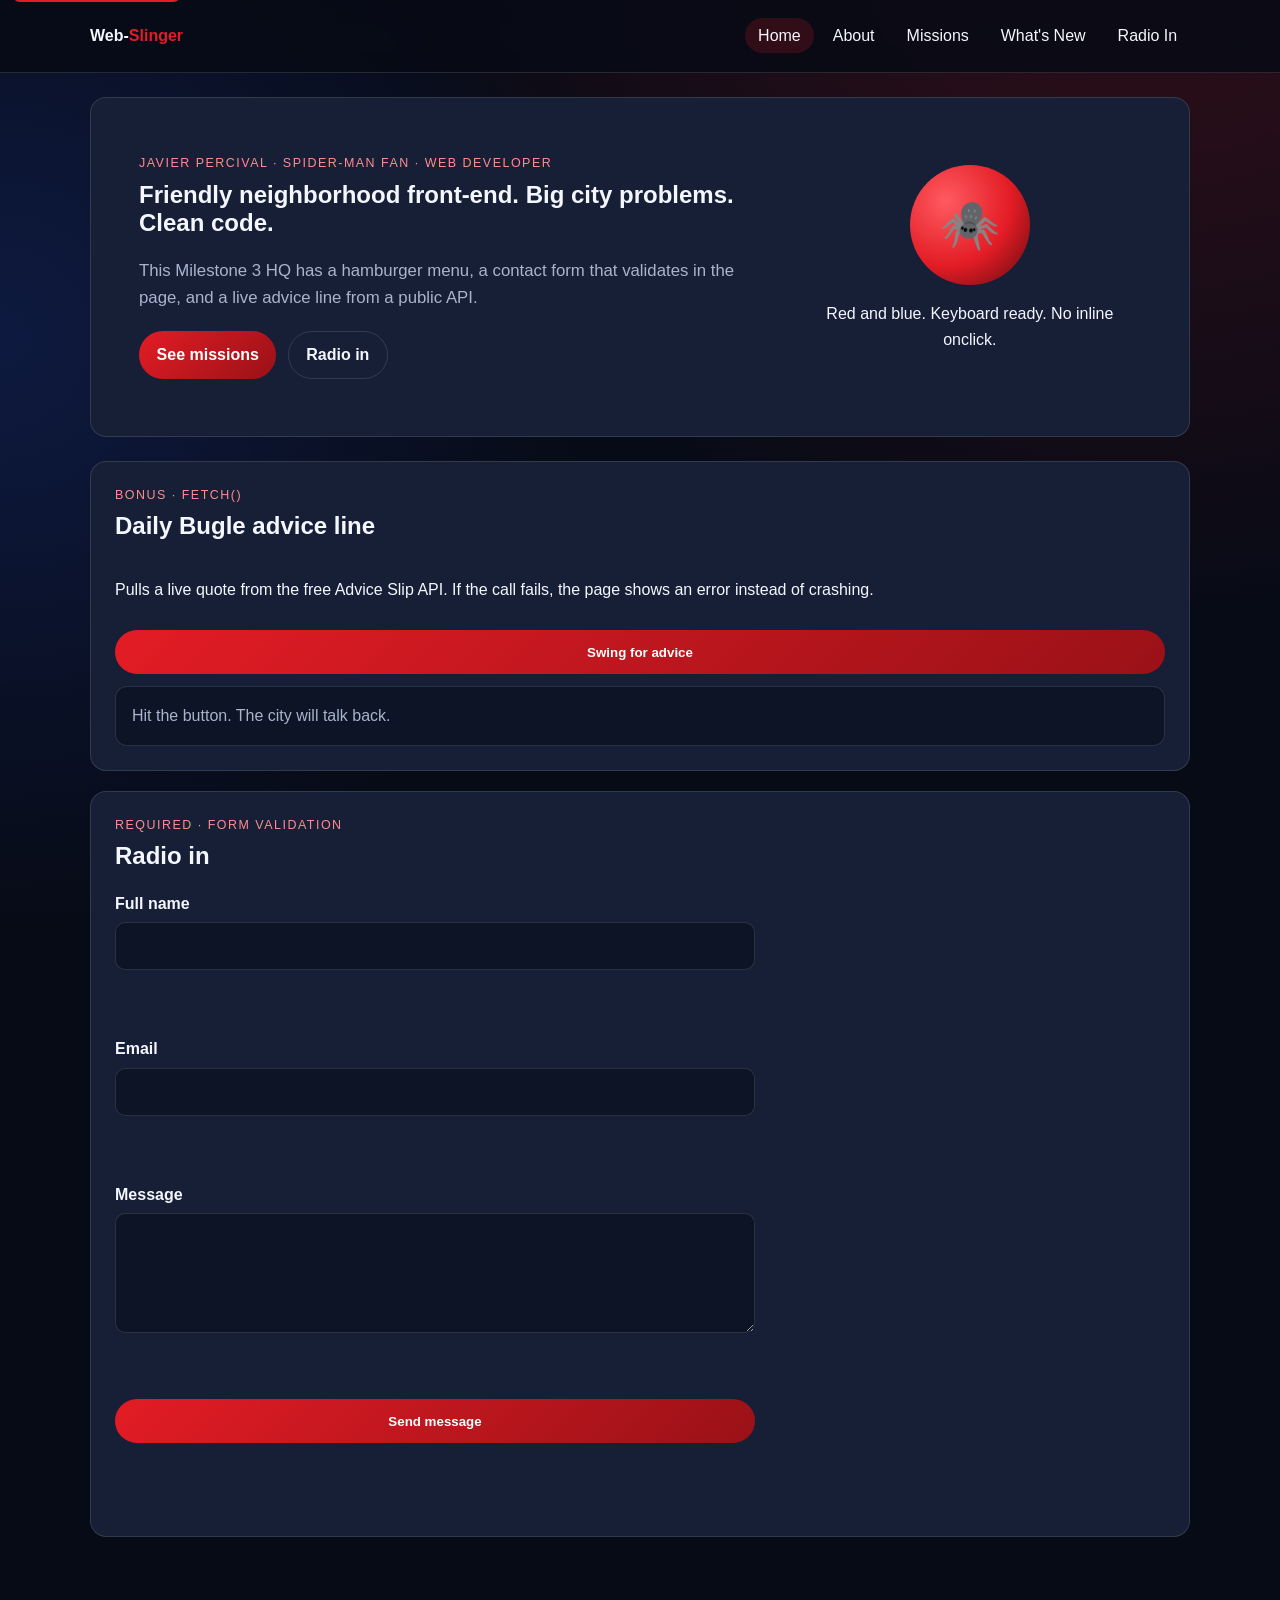
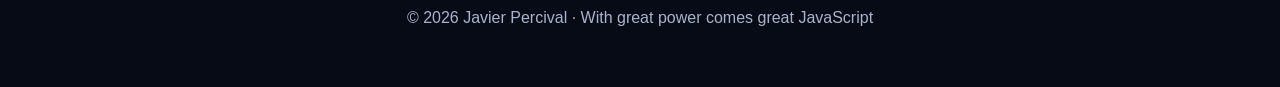
<file: index.html>
<!DOCTYPE html>
<html lang="en">
<head>
  <meta charset="UTF-8">
  <meta name="viewport" content="width=device-width, initial-scale=1.0">
  <title>Javier Percival | Web-Slinger</title>
  <link rel="stylesheet" href="styles.css">
</head>
<body>
  <a class="skip-link" href="#main">Skip to main content</a>
  <header class="site-header">
    <div class="wrap nav-bar">
      <a class="logo" href="index.html">Web-<span>Slinger</span></a>
      <button class="nav-toggle" id="navToggle" type="button" aria-controls="siteNav" aria-expanded="false" aria-label="Open menu">
        <span class="nav-toggle-bars" aria-hidden="true"></span>
      </button>
      <nav class="site-nav" id="siteNav">
        <ul>
          <li><a href="index.html" aria-current="page">Home</a></li>
          <li><a href="about.html">About</a></li>
          <li><a href="projects.html">Missions</a></li>
          <li><a href="thanks.html">What's New</a></li>
          <li><a href="index.html#contact">Radio In</a></li>
        </ul>
      </nav>
    </div>
  </header>

  <main id="main">
    <section class="hero wrap">
      <div>
        <p class="eyebrow">Javier Percival · Spider-Man fan · Web developer</p>
        <h1>Friendly neighborhood front-end. Big city problems. Clean code.</h1>
        <p class="lede">This Milestone 3 HQ has a hamburger menu, a contact form that validates in the page, and a live advice line from a public API.</p>
        <div class="actions">
          <a class="btn" href="projects.html">See missions</a>
          <a class="btn secondary" href="#contact">Radio in</a>
        </div>
      </div>
      <div class="badge-card">
        <div class="spider" aria-hidden="true">🕷️</div>
        <p>Red and blue. Keyboard ready. No inline onclick.</p>
      </div>
    </section>

    <section class="section wrap" aria-labelledby="apiHeading">
      <p class="eyebrow">Bonus · fetch()</p>
      <h2 id="apiHeading">Daily Bugle advice line</h2>
      <div class="api-box">
        <p>Pulls a live quote from the free Advice Slip API. If the call fails, the page shows an error instead of crashing.</p>
        <button class="btn" id="fetchAdviceBtn" type="button">Swing for advice</button>
        <div class="api-result" id="apiResult" role="status" aria-live="polite">Hit the button. The city will talk back.</div>
      </div>
    </section>

    <section class="section wrap" id="contact" aria-labelledby="contactHeading">
      <p class="eyebrow">Required · form validation</p>
      <h2 id="contactHeading">Radio in</h2>
      <form class="form" id="contactForm" novalidate>
        <div class="field">
          <label for="fullName">Full name</label>
          <input id="fullName" name="fullName" type="text" autocomplete="name" aria-describedby="fullNameError">
          <p class="field-error" id="fullNameError" role="alert"></p>
        </div>
        <div class="field">
          <label for="email">Email</label>
          <input id="email" name="email" type="email" autocomplete="email" aria-describedby="emailError">
          <p class="field-error" id="emailError" role="alert"></p>
        </div>
        <div class="field">
          <label for="message">Message</label>
          <textarea id="message" name="message" aria-describedby="messageError"></textarea>
          <p class="field-error" id="messageError" role="alert"></p>
        </div>
        <button class="btn" type="submit">Send message</button>
        <p class="form-status" id="formStatus" role="status" aria-live="polite"></p>
      </form>
    </section>
  </main>

  <footer class="site-footer">
    <p>© 2026 Javier Percival · With great power comes great JavaScript</p>
  </footer>
  <script src="main.js"></script>
</body>
</html>
</file>
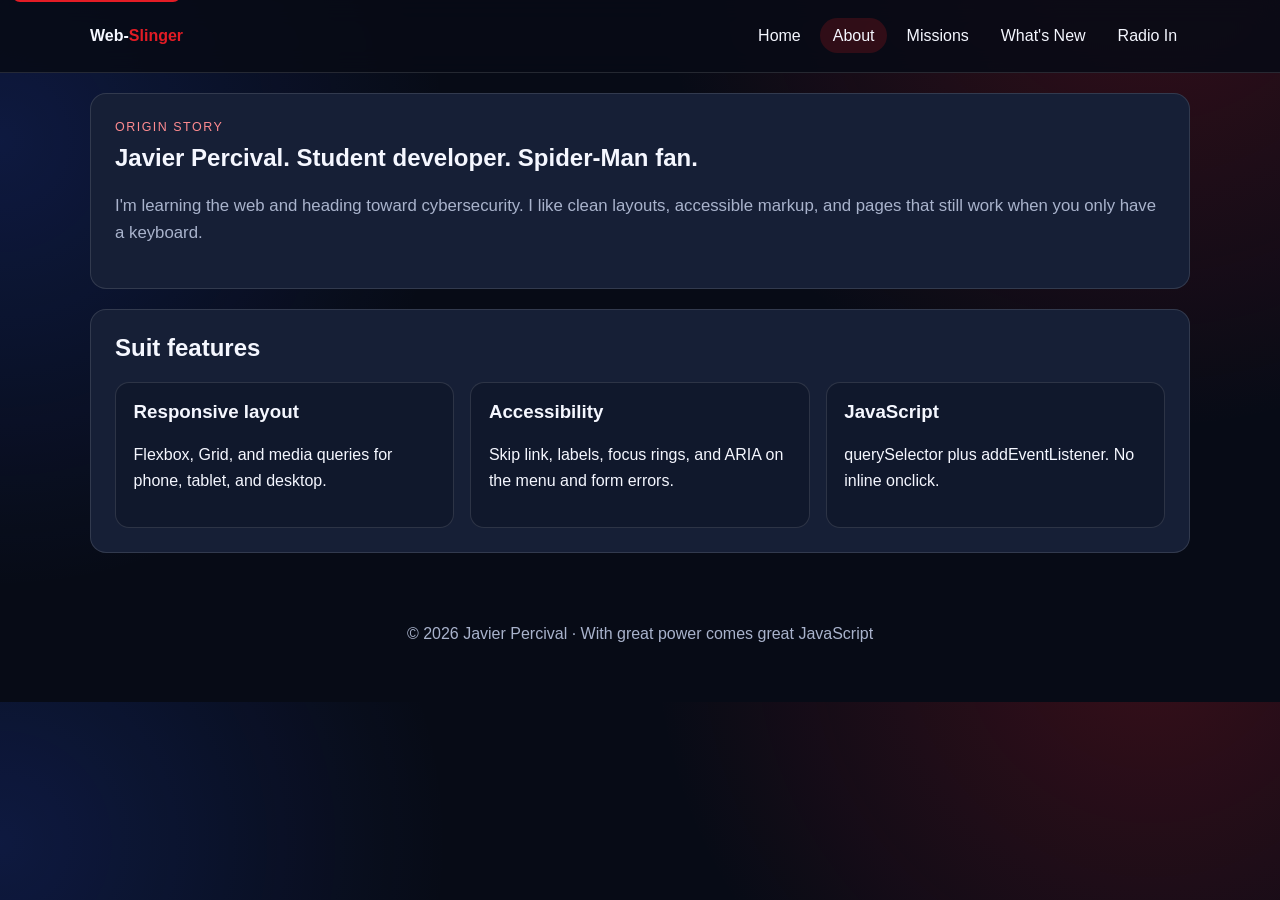
<file: about.html>
<!DOCTYPE html>
<html lang="en">
<head>
  <meta charset="UTF-8">
  <meta name="viewport" content="width=device-width, initial-scale=1.0">
  <title>About | Javier Percival</title>
  <link rel="stylesheet" href="styles.css">
</head>
<body>
  <a class="skip-link" href="#main">Skip to main content</a>
  <header class="site-header">
    <div class="wrap nav-bar">
      <a class="logo" href="index.html">Web-<span>Slinger</span></a>
      <button class="nav-toggle" id="navToggle" type="button" aria-controls="siteNav" aria-expanded="false" aria-label="Open menu">
        <span class="nav-toggle-bars" aria-hidden="true"></span>
      </button>
      <nav class="site-nav" id="siteNav">
        <ul>
          <li><a href="index.html">Home</a></li>
          <li><a href="about.html" aria-current="page">About</a></li>
          <li><a href="projects.html">Missions</a></li>
          <li><a href="thanks.html">What's New</a></li>
          <li><a href="index.html#contact">Radio In</a></li>
        </ul>
      </nav>
    </div>
  </header>

  <main id="main" class="wrap">
    <section class="section">
      <p class="eyebrow">Origin story</p>
      <h1>Javier Percival. Student developer. Spider-Man fan.</h1>
      <p class="lede">I'm learning the web and heading toward cybersecurity. I like clean layouts, accessible markup, and pages that still work when you only have a keyboard.</p>
    </section>
    <section class="section">
      <h2>Suit features</h2>
      <div class="grid cards">
        <article class="info-card">
          <h3>Responsive layout</h3>
          <p>Flexbox, Grid, and media queries for phone, tablet, and desktop.</p>
        </article>
        <article class="info-card">
          <h3>Accessibility</h3>
          <p>Skip link, labels, focus rings, and ARIA on the menu and form errors.</p>
        </article>
        <article class="info-card">
          <h3>JavaScript</h3>
          <p>querySelector plus addEventListener. No inline onclick.</p>
        </article>
      </div>
    </section>
  </main>

  <footer class="site-footer">
    <p>© 2026 Javier Percival · With great power comes great JavaScript</p>
  </footer>
  <script src="main.js"></script>
</body>
</html>
</file>
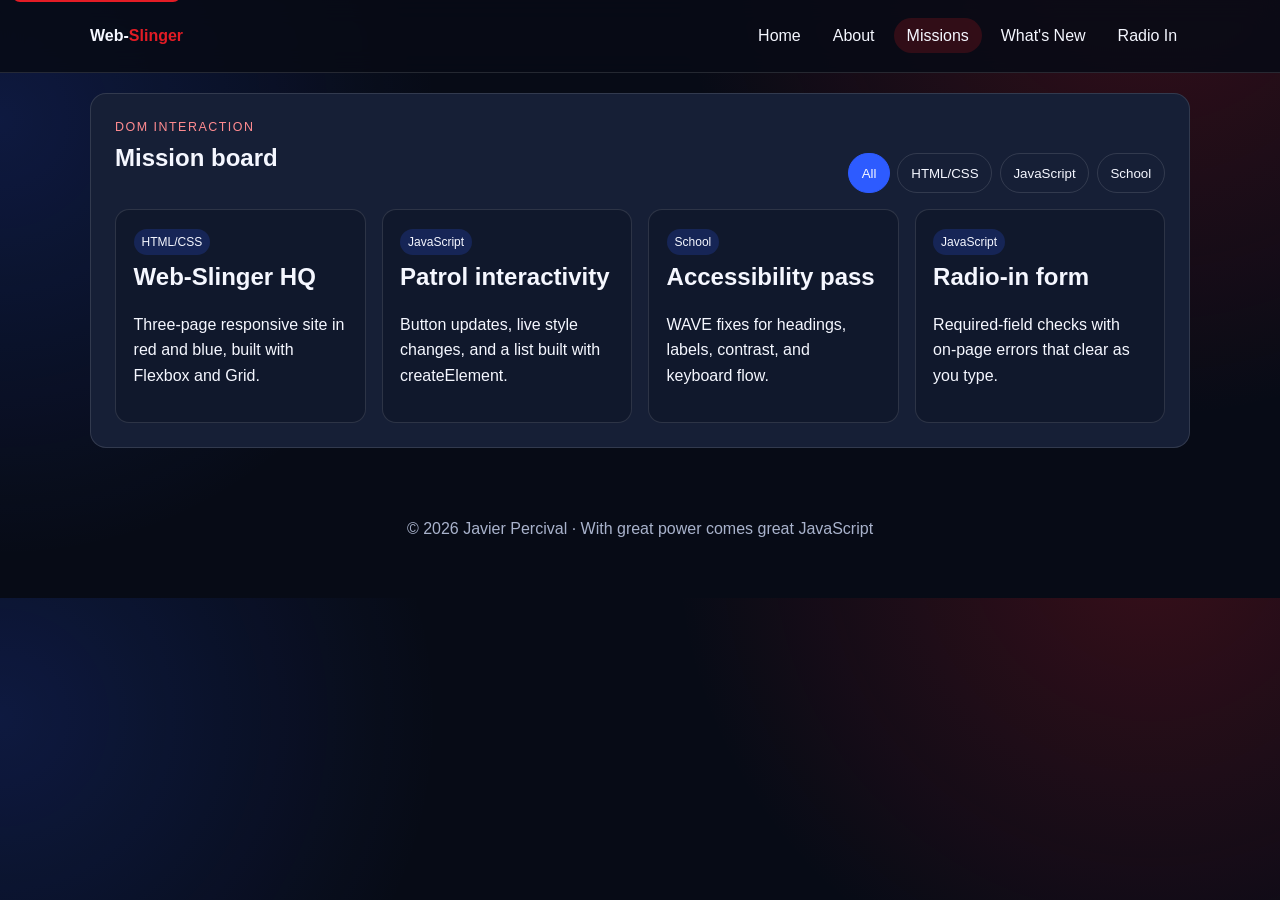
<file: projects.html>
<!DOCTYPE html>
<html lang="en">
<head>
  <meta charset="UTF-8">
  <meta name="viewport" content="width=device-width, initial-scale=1.0">
  <title>Missions | Javier Percival</title>
  <link rel="stylesheet" href="styles.css">
</head>
<body>
  <a class="skip-link" href="#main">Skip to main content</a>
  <header class="site-header">
    <div class="wrap nav-bar">
      <a class="logo" href="index.html">Web-<span>Slinger</span></a>
      <button class="nav-toggle" id="navToggle" type="button" aria-controls="siteNav" aria-expanded="false" aria-label="Open menu">
        <span class="nav-toggle-bars" aria-hidden="true"></span>
      </button>
      <nav class="site-nav" id="siteNav">
        <ul>
          <li><a href="index.html">Home</a></li>
          <li><a href="about.html">About</a></li>
          <li><a href="projects.html" aria-current="page">Missions</a></li>
          <li><a href="thanks.html">What's New</a></li>
          <li><a href="index.html#contact">Radio In</a></li>
        </ul>
      </nav>
    </div>
  </header>

  <main id="main" class="wrap">
    <section class="section">
      <div class="section-head">
        <div>
          <p class="eyebrow">DOM interaction</p>
          <h1>Mission board</h1>
        </div>
        <div class="filters" role="group" aria-label="Filter missions">
          <button class="filter-btn" type="button" data-filter="all" aria-pressed="true">All</button>
          <button class="filter-btn" type="button" data-filter="html" aria-pressed="false">HTML/CSS</button>
          <button class="filter-btn" type="button" data-filter="js" aria-pressed="false">JavaScript</button>
          <button class="filter-btn" type="button" data-filter="school" aria-pressed="false">School</button>
        </div>
      </div>
      <div class="grid cards">
        <article class="project-card" data-category="html">
          <span class="tag">HTML/CSS</span>
          <h2>Web-Slinger HQ</h2>
          <p>Three-page responsive site in red and blue, built with Flexbox and Grid.</p>
        </article>
        <article class="project-card" data-category="js">
          <span class="tag">JavaScript</span>
          <h2>Patrol interactivity</h2>
          <p>Button updates, live style changes, and a list built with createElement.</p>
        </article>
        <article class="project-card" data-category="school">
          <span class="tag">School</span>
          <h2>Accessibility pass</h2>
          <p>WAVE fixes for headings, labels, contrast, and keyboard flow.</p>
        </article>
        <article class="project-card" data-category="js">
          <span class="tag">JavaScript</span>
          <h2>Radio-in form</h2>
          <p>Required-field checks with on-page errors that clear as you type.</p>
        </article>
      </div>
    </section>
  </main>

  <footer class="site-footer">
    <p>© 2026 Javier Percival · With great power comes great JavaScript</p>
  </footer>
  <script src="main.js"></script>
</body>
</html>
</file>
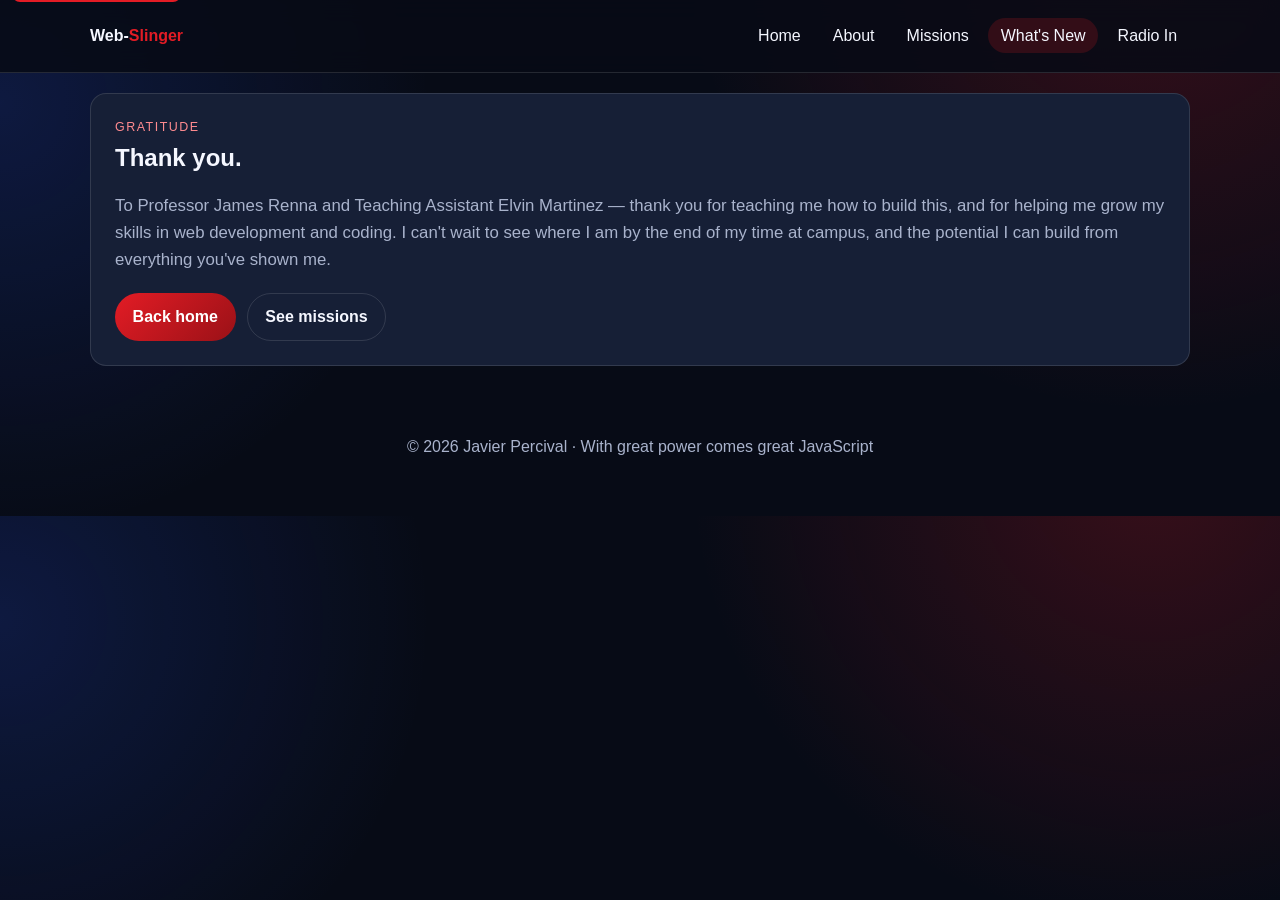
<file: thanks.html>
<!DOCTYPE html>
<html lang="en">
<head>
  <meta charset="UTF-8">
  <meta name="viewport" content="width=device-width, initial-scale=1.0">
  <title>What's New | Javier Percival</title>
  <link rel="stylesheet" href="styles.css">
</head>
<body>
  <a class="skip-link" href="#main">Skip to main content</a>
  <header class="site-header">
    <div class="wrap nav-bar">
      <a class="logo" href="index.html">Web-<span>Slinger</span></a>
      <button class="nav-toggle" id="navToggle" type="button" aria-controls="siteNav" aria-expanded="false" aria-label="Open menu">
        <span class="nav-toggle-bars" aria-hidden="true"></span>
      </button>
      <nav class="site-nav" id="siteNav">
        <ul>
          <li><a href="index.html">Home</a></li>
          <li><a href="about.html">About</a></li>
          <li><a href="projects.html">Missions</a></li>
          <li><a href="thanks.html" aria-current="page">What's New</a></li>
          <li><a href="index.html#contact">Radio In</a></li>
        </ul>
      </nav>
    </div>
  </header>

  <main id="main" class="wrap">
    <section class="section">
      <p class="eyebrow">Gratitude</p>
      <h1>Thank you.</h1>
      <p class="lede">To Professor James Renna and Teaching Assistant Elvin Martinez — thank you for teaching me how to build this, and for helping me grow my skills in web development and coding. I can't wait to see where I am by the end of my time at campus, and the potential I can build from everything you've shown me.</p>
      <div class="actions">
        <a class="btn" href="index.html">Back home</a>
        <a class="btn secondary" href="projects.html">See missions</a>
      </div>
    </section>
  </main>

  <footer class="site-footer">
    <p>© 2026 Javier Percival · With great power comes great JavaScript</p>
  </footer>
  <script src="main.js"></script>
</body>
</html>
</file>
<file: styles.css>
:root {
  --bg: #070b16;
  --bg-2: #10182c;
  --card: #161f36;
  --ink: #f5f7ff;
  --muted: #a9b3cc;
  --red: #e31c25;
  --blue: #2d5bff;
  --line: rgba(255, 255, 255, 0.12);
  --ok: #3ddc84;
  --err: #ff6b73;
  --radius: 16px;
  --max: 1100px;
}

* { box-sizing: border-box; }
html { scroll-behavior: smooth; }

body {
  margin: 0;
  font-family: "Segoe UI", Tahoma, Geneva, Verdana, sans-serif;
  background:
    radial-gradient(circle at 90% -10%, rgba(227, 28, 37, 0.22), transparent 36%),
    radial-gradient(circle at 0% 20%, rgba(45, 91, 255, 0.18), transparent 32%),
    var(--bg);
  color: var(--ink);
  line-height: 1.6;
}

a { color: #9db4ff; }

.skip-link {
  position: absolute;
  left: 0.75rem;
  top: -40px;
  background: var(--red);
  color: #fff;
  padding: 0.5rem 0.75rem;
  z-index: 1000;
  border-radius: 8px;
}
.skip-link:focus { top: 0.75rem; }

.wrap {
  width: min(var(--max), calc(100% - 2rem));
  margin-inline: auto;
}

.site-header {
  position: sticky;
  top: 0;
  z-index: 50;
  backdrop-filter: blur(12px);
  background: rgba(7, 11, 22, 0.86);
  border-bottom: 1px solid var(--line);
}

.nav-bar {
  display: flex;
  align-items: center;
  justify-content: space-between;
  gap: 1rem;
  min-height: 72px;
}

.logo {
  color: var(--ink);
  text-decoration: none;
  font-weight: 800;
}
.logo span { color: var(--red); }

.nav-toggle {
  display: none;
  width: 44px;
  height: 44px;
  border: 1px solid var(--line);
  border-radius: 10px;
  background: var(--card);
  color: var(--ink);
  cursor: pointer;
}

.nav-toggle-bars,
.nav-toggle-bars::before,
.nav-toggle-bars::after {
  display: block;
  width: 18px;
  height: 2px;
  background: currentColor;
  margin: 0 auto;
  position: relative;
  content: "";
}
.nav-toggle-bars::before { top: -6px; position: absolute; }
.nav-toggle-bars::after { top: 6px; position: absolute; }

.site-nav ul {
  display: flex;
  gap: 0.4rem;
  list-style: none;
  margin: 0;
  padding: 0;
}
.site-nav a {
  color: var(--ink);
  text-decoration: none;
  padding: 0.55rem 0.8rem;
  border-radius: 999px;
}
.site-nav a:hover,
.site-nav a[aria-current="page"] {
  background: rgba(227, 28, 37, 0.18);
}

.hero, .section {
  background: var(--card);
  border: 1px solid var(--line);
  border-radius: var(--radius);
}
.hero {
  margin: 1.5rem auto;
  padding: 2.4rem 1.5rem;
  display: grid;
  gap: 1.5rem;
}
@media (min-width: 800px) {
  .hero {
    grid-template-columns: 1.3fr 0.7fr;
    align-items: center;
    padding: 3rem;
  }
}

.eyebrow {
  text-transform: uppercase;
  letter-spacing: 0.12em;
  color: #ff8b90;
  font-size: 0.78rem;
  margin: 0 0 0.4rem;
}
h1, h2, h3 { line-height: 1.2; margin-top: 0; }
.lede { color: var(--muted); font-size: 1.05rem; }
.actions { display: flex; flex-wrap: wrap; gap: 0.7rem; margin-top: 1.2rem; }

.btn {
  display: inline-flex;
  align-items: center;
  justify-content: center;
  min-height: 44px;
  padding: 0.65rem 1.1rem;
  border-radius: 999px;
  border: 0;
  text-decoration: none;
  font-weight: 700;
  cursor: pointer;
  color: #fff;
  background: linear-gradient(135deg, var(--red), #9a1117);
}
.btn.secondary {
  background: transparent;
  border: 1px solid var(--line);
  color: var(--ink);
}

.badge-card { padding: 1.2rem; text-align: center; }
.spider {
  width: 120px;
  height: 120px;
  margin: 0 auto 0.8rem;
  border-radius: 50%;
  display: grid;
  place-items: center;
  background: radial-gradient(circle at 30% 30%, #ff5a60, var(--red) 55%, #5b0a0e);
  font-size: 3rem;
}

.section { margin: 1.25rem auto; padding: 1.5rem; }
.section-head {
  display: flex;
  flex-wrap: wrap;
  justify-content: space-between;
  gap: 0.8rem;
  align-items: end;
  margin-bottom: 1rem;
}

.grid { display: grid; gap: 1rem; }
.cards { grid-template-columns: repeat(auto-fit, minmax(230px, 1fr)); }
.project-card, .info-card {
  background: var(--bg-2);
  border: 1px solid var(--line);
  border-radius: 14px;
  padding: 1.1rem;
}
.project-card[hidden] { display: none !important; }
.tag {
  display: inline-block;
  font-size: 0.75rem;
  padding: 0.2rem 0.5rem;
  border-radius: 999px;
  background: rgba(45, 91, 255, 0.2);
  margin-bottom: 0.5rem;
}

.filters { display: flex; flex-wrap: wrap; gap: 0.45rem; }
.filter-btn {
  min-height: 40px;
  border-radius: 999px;
  border: 1px solid var(--line);
  background: transparent;
  color: var(--ink);
  padding: 0.35rem 0.8rem;
  cursor: pointer;
}
.filter-btn[aria-pressed="true"] {
  background: var(--blue);
  border-color: var(--blue);
}

.form { display: grid; gap: 0.9rem; max-width: 640px; }
.field { display: grid; gap: 0.35rem; }
label { font-weight: 650; }
input, textarea {
  width: 100%;
  min-height: 44px;
  border-radius: 10px;
  border: 1px solid var(--line);
  background: #0d1426;
  color: var(--ink);
  padding: 0.65rem 0.75rem;
  font: inherit;
}
textarea { min-height: 120px; resize: vertical; }
.field-error { color: var(--err); font-size: 0.9rem; min-height: 1.2em; }
input[aria-invalid="true"],
textarea[aria-invalid="true"] { border-color: var(--err); }
.form-status { min-height: 1.4em; color: var(--ok); }

.api-box { display: grid; gap: 0.75rem; }
.api-result {
  background: #0d1426;
  border: 1px solid var(--line);
  border-radius: 12px;
  padding: 1rem;
  color: var(--muted);
}

.site-footer {
  padding: 2rem 0 2.5rem;
  color: var(--muted);
  text-align: center;
}

:focus-visible {
  outline: 3px solid #8fb0ff;
  outline-offset: 3px;
}

@media (max-width: 799px) {
  .nav-toggle { display: inline-flex; align-items: center; justify-content: center; }
  .site-nav {
    position: absolute;
    left: 0;
    right: 0;
    top: 72px;
    background: #0c1222;
    border-bottom: 1px solid var(--line);
    display: none;
  }
  .site-nav.is-open { display: block; }
  .site-nav ul { flex-direction: column; padding: 0.75rem 1rem 1rem; }
  .site-nav a { display: block; }
}
</file>
